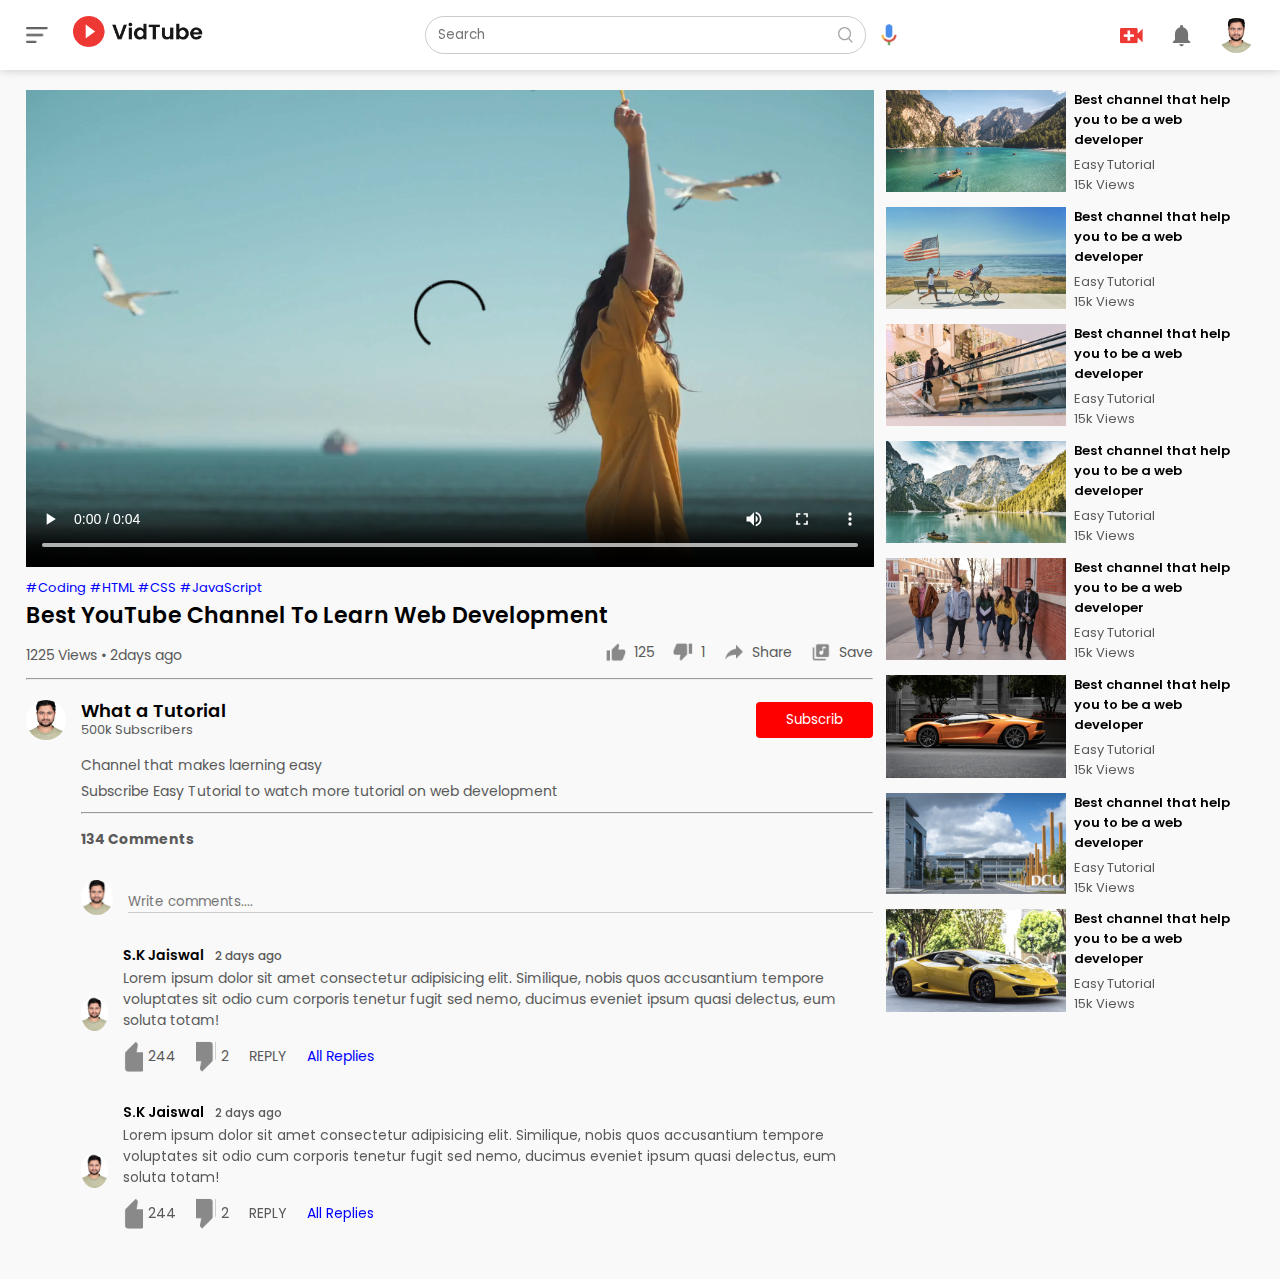
<file: YouTube/singleVideo.html>
<!DOCTYPE html>
<html lang="en">
  <head>
    <meta charset="UTF-8" />
    <meta http-equiv="X-UA-Compatible" content="IE=edge" />
    <meta name="viewport" content="width=device-width, initial-scale=1.0" />
    <title>Single Video Playing..</title>
    <link rel="stylesheet" href="style.css" />
  </head>
  <body>
    <!-- Navbar Start -->
    <nav class="flex-div">
      <div class="nav-left flex-div">
        <img src="./Images/menu.png" alt="" class="menu-icon" />
        <a href="./index.html"
          ><img src="./Images/logo.png" alt="" class="logo"
        /></a>
      </div>
      <div class="nav-middle flex-div">
        <div class="search-box flex-div">
          <input type="text" placeholder="Search" />
          <img src="./Images/search.png" alt="" />
        </div>
        <img src="./Images/voice-search.png" alt="" class="mice-icon" />
      </div>
      <div class="nav-right flex-div">
        <img src="./Images/upload.png" alt="" />
        <img src="./Images/notification.png" alt="" />
        <img src="./Images/Shubham.jpg" alt="" class="userIcon" />
      </div>
    </nav>

    <!-- Navbar End -->

    <div class="container play-container">
      <div class="row">
        <div class="play-video">
          <video controls src="./Images/video.mp4" type="video/mp4"></video>
          <div class="tags">
            <a href="">#Coding</a>
            <a href="">#HTML</a>
            <a href="">#CSS</a>
            <a href="">#JavaScript</a>
          </div>
          <h3>Best YouTube Channel To Learn Web Development</h3>

          <div class="play-video-info">
            <p>1225 Views &bull; 2days ago</p>
            <div>
              <a href=""><img src="./Images/like.png" alt="" />125</a>
              <a href=""><img src="./Images/dislike.png" alt="" />1</a>
              <a href=""><img src="./Images/share.png" alt="" />Share</a>
              <a href=""><img src="./Images/save.png" alt="" />Save</a>
            </div>
          </div>
          <hr />
          <div class="publisher">
            <img src="./Images/Shubham.jpg" alt="" />
            <div>
              <p>What a Tutorial</p>
              <span>500k Subscribers</span>
            </div>
            <button>Subscrib</button>
          </div>
          <div class="video-description">
            <p>Channel that makes laerning easy</p>
            <p>
              Subscribe Easy Tutorial to watch more tutorial on web development
            </p>
            <hr />
            <h4>134 Comments</h4>

            <div class="add-comment">
              <img src="./Images/Shubham.jpg" alt="" />
              <input type="text" placeholder="Write comments...." />
            </div>
            <div class="old-comments">
              <img src="./Images/Shubham.jpg" alt="" />
              <div>
                <h3>S.K Jaiswal <span>2 days ago</span></h3>
                <p>
                  Lorem ipsum dolor sit amet consectetur adipisicing elit.
                  Similique, nobis quos accusantium tempore voluptates sit odio
                  cum corporis tenetur fugit sed nemo, ducimus eveniet ipsum
                  quasi delectus, eum soluta totam!
                </p>
                <div class="comment-action">
                  <img src="./Images/like.png" alt="" />
                  <span>244</span>
                  <img src="./Images/dislike.png" alt="" />
                  <span>2</span>
                  <span>REPLY</span>
                  <a href="">All Replies</a>
                </div>
              </div>
            </div>

            <div class="old-comments">
              <img src="./Images/Shubham.jpg" alt="" />
              <div>
                <h3>S.K Jaiswal <span>2 days ago</span></h3>
                <p>
                  Lorem ipsum dolor sit amet consectetur adipisicing elit.
                  Similique, nobis quos accusantium tempore voluptates sit odio
                  cum corporis tenetur fugit sed nemo, ducimus eveniet ipsum
                  quasi delectus, eum soluta totam!
                </p>
                <div class="comment-action">
                  <img src="./Images/like.png" alt="" />
                  <span>244</span>
                  <img src="./Images/dislike.png" alt="" />
                  <span>2</span>
                  <span>REPLY</span>
                  <a href="">All Replies</a>
                </div>
              </div>
            </div>
          </div>
        </div>

        <!-- Right Sidebar Start -->
        <div class="right-sidebar">
          <div class="sidevideo-list">
            <a href="" class="small-thumbnail"
              ><img src="./Images/thumbnail1.png" alt=""
            /></a>
            <div class="video-info">
              <a href="">Best channel that help you to be a web developer</a>
              <p>Easy Tutorial</p>
              <p>15k Views</p>
            </div>
          </div>

          <div class="sidevideo-list">
            <a href="" class="small-thumbnail"
              ><img src="./Images/thumbnail2.png" alt=""
            /></a>
            <div class="video-info">
              <a href="">Best channel that help you to be a web developer</a>
              <p>Easy Tutorial</p>
              <p>15k Views</p>
            </div>
          </div>

          <div class="sidevideo-list">
            <a href="" class="small-thumbnail"
              ><img src="./Images/thumbnail3.png" alt=""
            /></a>
            <div class="video-info">
              <a href="">Best channel that help you to be a web developer</a>
              <p>Easy Tutorial</p>
              <p>15k Views</p>
            </div>
          </div>

          <div class="sidevideo-list">
            <a href="" class="small-thumbnail"
              ><img src="./Images/thumbnail4.png" alt=""
            /></a>
            <div class="video-info">
              <a href="">Best channel that help you to be a web developer</a>
              <p>Easy Tutorial</p>
              <p>15k Views</p>
            </div>
          </div>

          <div class="sidevideo-list">
            <a href="" class="small-thumbnail"
              ><img src="./Images/thumbnail5.png" alt=""
            /></a>
            <div class="video-info">
              <a href="">Best channel that help you to be a web developer</a>
              <p>Easy Tutorial</p>
              <p>15k Views</p>
            </div>
          </div>

          <div class="sidevideo-list">
            <a href="" class="small-thumbnail"
              ><img src="./Images/thumbnail6.png" alt=""
            /></a>
            <div class="video-info">
              <a href="">Best channel that help you to be a web developer</a>
              <p>Easy Tutorial</p>
              <p>15k Views</p>
            </div>
          </div>

          <div class="sidevideo-list">
            <a href="" class="small-thumbnail"
              ><img src="./Images/thumbnail7.png" alt=""
            /></a>
            <div class="video-info">
              <a href="">Best channel that help you to be a web developer</a>
              <p>Easy Tutorial</p>
              <p>15k Views</p>
            </div>
          </div>

          <div class="sidevideo-list">
            <a href="" class="small-thumbnail"
              ><img src="./Images/thumbnail8.png" alt=""
            /></a>
            <div class="video-info">
              <a href="">Best channel that help you to be a web developer</a>
              <p>Easy Tutorial</p>
              <p>15k Views</p>
            </div>
          </div>
        </div>
        <!-- Right Sidebar End -->
      </div>
    </div>
  </body>
</html>
</file>
<file: YouTube/style.css>
@import url('https://fonts.googleapis.com/css2?family=Alata&family=Josefin+Sans:wght@300&family=Poppins:wght@100;200;300;400;500;600;700&display=swap');
*{
    margin: 0;
    padding: 0;
    font-family: "poppins", sans-serif;
    box-sizing: border-box;
}
a{
    text-decoration: none;
    color: #5a5a5a;
}
img{
    cursor: pointer;
}

/*Navbar Start*/
.flex-div{
    display: flex;
    align-items: center;
}

nav{
    padding: 10px 2%;
    justify-content: space-between;
    box-shadow: 0 0 10px rgba(0, 0, 0, 0.2);
    background-color: #fff;
    position: sticky;
    top: 0;
    z-index: 10;
    height: 70px;
}
.nav-right img{
    width: 25px;
    margin-right: 25px;
}
.nav-right .userIcon{
    width: 35px;
    height: 35px;
    border-radius: 50%;
    margin-right: 0;
    object-fit: cover;
}
.nav-left .menu-icon{
    width: 22px;
    margin-right: 25px;
}
.nav-left .logo{
    width: 130px;
}

.nav-middle .mice-icon{
    width: 16px;
}
.nav-middle .search-box{
    border: 1px solid #ccc;
    margin-right: 15px;
    padding: 8px 12px;
    border-radius: 25px;
}
.nav-middle .search-box input{
    width: 400px;
    border: none;
    outline: none;
    background: transparent;
}
.nav-middle .search-box img{
    width: 15px;
}

/*Navbar End*/

/* Sidebar Start */
.sidebar::-webkit-scrollbar{
    display: none;
}
.sidebar{
    background: #fff;
    width: 18%;
    height: 100vh;
    position: fixed;
    top: 0;
    padding-left: 2%;
    padding-top: 80px;
    overflow-y: auto;
}
.sortcut-links a img{
    width: 20px;
    margin-right: 20px;
}
.sortcut-links a{
    display: flex;
    align-items: center;
    margin-bottom: 20px;
    width: fit-content;
    flex-wrap: wrap;
}
.sortcut-links a:first-child{
    color: #ed3833;
}
.sidebar hr{
    border: 0;
    height: 1px;
    background: #ccc;
    width: 85%;
}
.subscribed-list h3{
    text-transform: uppercase;
    font-size: 13px;
    margin: 20px 0;
    color: #5a5a5a;
}
.subscribed-list a{
    display: flex;
    align-items: center;
    margin-bottom: 20px;
    width: fit-content;
    flex-wrap: wrap;
}
.subscribed-list a img{
    width: 25px;
    border-radius: 50%;
    margin-right: 20px;
}
.small-sidebar{
    width: 5%;
}
.small-sidebar a p, .small-sidebar h3{
    display: none;
}
.small-sidebar hr{
    width: 50%;
    margin-bottom: 25px;
}
/* Sidebar End */

/* Main Start */
.container{
    background: #f9f9f9;
    padding: 20px 2% 20px 20%;
}
.larg-container{
    padding-left: 7%;
}
.banner{
    width: 100%;
}
.banner img{
    width: 100%;
}

.list-container{
    display: grid;
    grid-template-columns: repeat(auto-fit, minmax(250px, 1fr));
    gap: 30px 16px; 
    margin-top: 15px;
}
.video-list .thumbnail{
    width: 100%;
    border-radius: 5%;
}
.video-list .flex-div{
    align-items: flex-start;
    margin-top: 7px;
}
.video-list .flex-div img{
    width: 35px;
    margin-right: 10px;
    border-radius: 50%;
}
.video-info{
    color: #5a5a5a;
    font-size: 13px;
}
.video-info a{
    color: #000;
    font-weight: 600;
    display: block;
    margin-bottom: 5px;
}
/* Main End */

/*Single Video Page Start*/
.play-container{
    padding-left: 2%;
}
.row{
    display: flex;
    justify-content: space-between;
    flex-wrap: wrap;
}
.play-video{
    flex-basis: 69%;
}
.play-video video{
    width: 100%;
}
.right-sidebar{
    flex-basis: 30%;
}
.sidevideo-list{
    display: flex;
    justify-content: space-between;
    margin-bottom: 8px;
}
.sidevideo-list img{
    width: 100%;
}
.sidevideo-list .small-thumbnail{
    flex-basis: 49%;
}
.sidevideo-list .video-info{
    flex-basis: 49%;
}

.play-video .tags a{
    color: #0000ff;
    font-size: 13px;
}
.play-video h3{
    font-weight: 600;
    font-size: 22px;
}
.play-video .play-video-info{
    display: flex;
    align-items: center;
    justify-content: space-between;
    flex-wrap: wrap;
    margin-top: 10px;
    font-size: 14px;
    color: #5a5a5a;
}
.play-video .play-video-info a{
    display: inline-flex;
    align-items: center;
    margin-left: 15px;
}
.play-video .play-video-info a img{
    width: 20px;
    margin-right: 8px;
}
.play-video hr{
    bottom: 0;
    height: 1px;
    background: #ccc;
    margin: 10px 0;
}
.publisher{
    display: flex;
    align-items: center;
    margin-top: 20px;
}
.publisher div{
    flex: 1;
    line-height: 18px;
}
.publisher img{
    width: 40px;
    height: 40px;
    object-fit: cover;
    border-radius: 50%;
    margin-right: 15px;
}
.publisher div p{
    color: #000;
    font-weight: 600;
    font-size: 18px;
}
.publisher div span{
    font-size: 13px;
    color: #5a5a5a;
}
.publisher button{
    background-color: red;
    color: #fff;
    padding: 8px 30px;
    border: none;
    outline: none;
    border-radius: 4px;
    cursor: pointer;
}
.video-description{
    padding-left: 55px;
    margin: 15px 0;
}
.video-description p{
    font-size: 14px;
    margin-bottom: 5px;
    color: #5a5a5a;
}
.video-description h4{
    font-size: 14px;
    color: #5a5a5a;
    margin-top: 15px;
}
.add-comment{
    display: flex;
    align-items: center;
    margin: 30px 0;
}
.add-comment img{
    width: 35px;
    height: 35px;
    object-fit: cover;
    border-radius: 50%;
    margin-right: 15px;
}
.add-comment input{
    border: none;
    outline: none;
    border-bottom: 1px solid #ccc;
    width: 100%;
    padding-top: 10px;
    background-color: transparent;
}
.old-comments{
    display: flex;
    align-items: center;
    margin: 20px 0;
}
.old-comments img{
    width: 35px;
    height: 35px;
    object-fit: cover;
    border-radius: 50%;
    margin-right: 15px;
}

.old-comments h3{
    font-size: 14px;
    margin-bottom: 2px;
}
.old-comments h3 span{
    font-size: 12px;
    color: #5a5a5a;
    font-weight: 500;
    margin-left: 8px;
}
.old-comments .comment-action{
    display: flex;
    align-items: center;
    margin: 8px 0;
    font-size: 14px;
}
.old-comments .comment-action img{
    border-radius: 0;
    width: 20px;
    margin-right: 5px;
}
.old-comments .comment-action span{
    margin-right: 20px;
    color: #5a5a5a;
}
.old-comments .comment-action a{
    color: #0000ff;
}
/*Single Video Page End*/


/* Responsive */
@media (max-width : 900px){
    .menu-icon{
        display: none;
    }
    .sidebar{
        display: none;
    }
    .container, .larg-container{
        padding: 0 5%;
    }
    .nav-right img{
        display: none;
    }
    .nav-right .userIcon{
        display: block;
        width: 30px;
    }
    .nav-middle .search-box input{
        /* width: 100px; */
        width: 90%;
    }
    .nav-middle .mice-icon{
        display: none;

    }
    .logo{
        width: 90px;
    }

    /*Single Video Page Start*/
    .play-video{
        flex-basis: 100%;
    }
    .right-sidebar{
        flex-basis: 100%;
    }
    .play-container{
        padding-left: 5%;
    }
    .video-description{
        padding-left: 0;
    }
    .play-video .play-video-info a{
        margin-left: 0;
        margin-right: 15px;
        margin-top: 15px;
    }
    /*Single Video Page End*/
}
</file>
